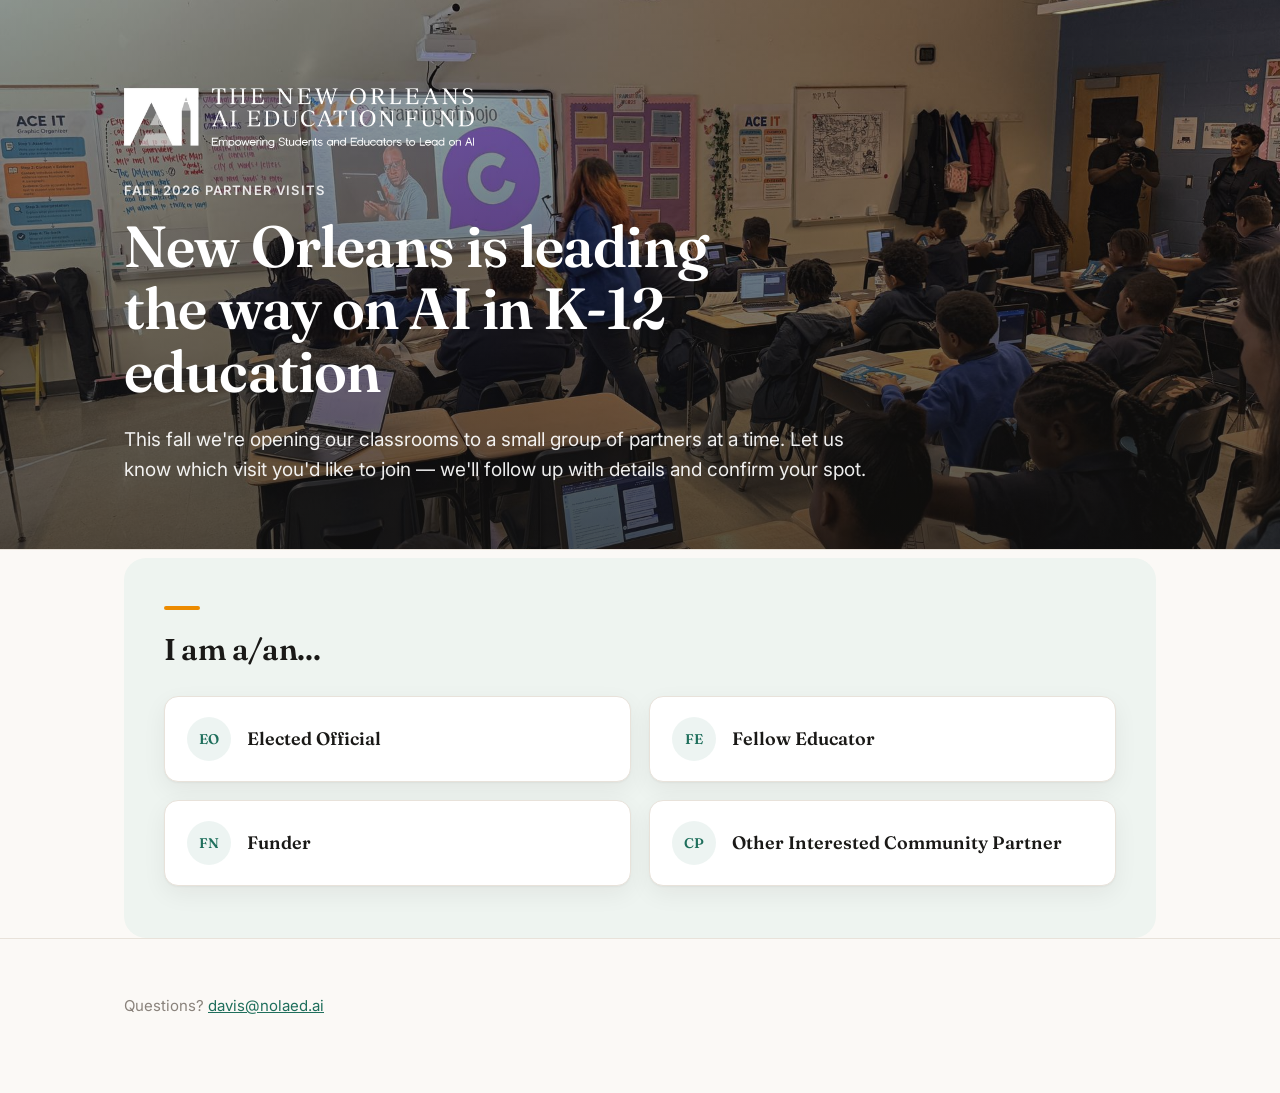
<file: index.html>
<!doctype html>
<html lang="en">
<head>
<meta charset="utf-8">
<meta name="viewport" content="width=device-width, initial-scale=1">
<title>Fall Donor Visits</title>
<meta name="description" content="Tell us who you are, then pick which upcoming visit you'd like to join.">
<link rel="icon" href="data:image/svg+xml,%3Csvg xmlns='http://www.w3.org/2000/svg' viewBox='0 0 32 32'%3E%3Crect width='32' height='32' rx='7' fill='%231f6f5c'/%3E%3Cpath d='M9 16.5l4.5 4.5L23 11.5' stroke='white' stroke-width='3' fill='none' stroke-linecap='round' stroke-linejoin='round'/%3E%3C/svg%3E">
<link rel="preconnect" href="https://fonts.googleapis.com">
<link rel="preconnect" href="https://fonts.gstatic.com" crossorigin>
<link href="https://fonts.googleapis.com/css2?family=Fraunces:opsz,wght@9..144,400;9..144,600&family=Inter:wght@400;500;600&display=swap" rel="stylesheet">
<link rel="stylesheet" href="styles.css">
</head>
<body data-page="home">

<a class="skip" href="#picker">Skip to the options</a>

<header class="hero" id="hero">
  <div class="wrap">
    <img class="logo" id="logo" src="" alt="" hidden>
    <p class="eyebrow" id="eyebrow"></p>
    <h1 id="headline"></h1>
    <p class="intro" id="intro"></p>
  </div>
</header>

<main class="wrap">
  <section id="picker" aria-labelledby="picker-h">
    <h2 id="picker-h" class="section-h"></h2>
    <p class="section-sub" id="picker-sub"></p>
    <div class="roles" id="roles" role="list"></div>
  </section>
</main>

<footer class="foot">
  <div class="wrap">
    <p><span id="closing"></span> <a id="contact" href="#"></a></p>
  </div>
</footer>

<div class="boot-error" id="boot-error" hidden>
  <div>
    <h2>The page couldn't load its content.</h2>
    <p id="boot-msg"></p>
    <p class="boot-hint">This almost always means <code>content.json</code> has a typo. Ask Claude to check it.</p>
  </div>
</div>

<script src="app.js"></script>
</body>
</html>
</file>
<file: styles.css>
/* ---------------------------------------------------------------
   Styling for the donor visits page.
   You normally won't need to touch this file. Colors come from
   --accent, which is set from content.json (site.accentColor).
   --------------------------------------------------------------- */

:root{
  --accent:#1f6f5c;
  --accent-soft:rgba(31,111,92,.08);
  --accent-line:rgba(31,111,92,.22);
  --accent2:#ec8b00;
  --mint:#eef4f0;
  --ink:#1a1917;
  --ink-2:#57534e;
  --ink-3:#8a837c;
  --paper:#fbf9f6;
  --card:#ffffff;
  --line:#e8e2da;
  --radius:14px;
  --shadow:0 1px 2px rgba(26,25,23,.04), 0 8px 24px rgba(26,25,23,.06);
  --shadow-lift:0 2px 4px rgba(26,25,23,.05), 0 16px 40px rgba(26,25,23,.10);
}

*{box-sizing:border-box}
/* Several elements below set display, which would otherwise beat the
   browser's default rule for [hidden]. Keep this. */
[hidden]{display:none !important}
html{-webkit-text-size-adjust:100%}
body{
  margin:0;
  background:var(--paper);
  color:var(--ink);
  font:400 17px/1.6 Inter, system-ui, -apple-system, "Segoe UI", Roboto, sans-serif;
  -webkit-font-smoothing:antialiased;
}
img{max-width:100%;display:block}

.wrap{max-width:1080px;margin:0 auto;padding:0 24px}

.skip{
  position:absolute;left:-9999px;top:0;background:var(--ink);color:#fff;
  padding:10px 16px;border-radius:0 0 8px 0;z-index:50;
}
.skip:focus{left:0}

/* ---------- hero ---------- */
.hero{
  padding:88px 0 64px;
  background:
    radial-gradient(900px 400px at 15% -10%, var(--accent-soft), transparent 70%),
    var(--paper);
  border-bottom:1px solid var(--line);
}
.hero.has-image{
  background-size:cover;
  background-position:center;
  color:#fff;
  position:relative;
}
.hero.has-image::after{
  content:"";position:absolute;inset:0;
  background:linear-gradient(180deg, rgba(20,19,17,.35), rgba(20,19,17,.72));
}
.hero.has-image .wrap{position:relative;z-index:1}
.hero.has-image .eyebrow{color:rgba(255,255,255,.85)}
.hero.has-image .intro{color:rgba(255,255,255,.92)}

.logo{
  height:60px;
  width:auto;
  margin:0 0 32px;
}

.eyebrow{
  margin:0 0 14px;
  font-size:13px;font-weight:600;letter-spacing:.09em;text-transform:uppercase;
  color:var(--accent);
}
h1{
  margin:0;
  font-family:Fraunces, Georgia, "Times New Roman", serif;
  font-weight:600;
  font-size:clamp(34px,5.4vw,58px);
  line-height:1.08;
  letter-spacing:-.015em;
  max-width:16ch;
}
.intro{
  margin:22px 0 0;
  max-width:62ch;
  font-size:19px;
  color:var(--ink-2);
}

/* ---------- sections ---------- */
section{padding:64px 0}
.section-h{
  margin:0 0 4px;
  font-family:Fraunces, Georgia, serif;
  font-weight:600;
  font-size:30px;
  letter-spacing:-.01em;
}
.section-h::before{
  content:"";
  display:block;
  width:36px;height:4px;
  border-radius:2px;
  background:var(--accent2);
  margin-bottom:16px;
}
.section-sub{margin:8px 0 32px;color:var(--ink-2)}

/* ---------- picker ---------- */
#picker{
  background:var(--mint);
  border-radius:22px;
  padding:48px 40px 52px;
  margin:8px 0 0;
}
.roles{
  display:grid;
  grid-template-columns:repeat(2, 1fr);
  gap:18px;
  margin-top:4px;
}
#picker-sub[hidden] + .roles{margin-top:22px}
.role{
  display:flex;
  align-items:center;
  gap:16px;
  text-align:left;
  background:var(--card);
  border:1px solid var(--line);
  border-radius:var(--radius);
  box-shadow:var(--shadow);
  padding:20px 22px;
  cursor:pointer;
  font:inherit;
  color:inherit;
  transition:box-shadow .18s ease, border-color .18s ease, transform .18s ease;
}
.role:hover{box-shadow:var(--shadow-lift);transform:translateY(-2px)}
.role:focus-visible{outline:2px solid var(--accent);outline-offset:2px}
.role-mark{
  flex:none;
  width:44px;height:44px;
  border-radius:50%;
  background:var(--accent-soft);
  color:var(--accent);
  display:flex;align-items:center;justify-content:center;
  font-family:Fraunces, Georgia, serif;
  font-weight:600;font-size:14px;letter-spacing:.02em;
}
.role-label{
  font-family:Fraunces, Georgia, serif;
  font-weight:600;font-size:18px;
}

@media (max-width:640px){
  .roles{grid-template-columns:1fr}
}

/* ---------- visits page header ---------- */
.subhero{padding:56px 0 40px}
.back-link{
  display:inline-block;
  margin-bottom:20px;
  font-size:14px;font-weight:500;
  color:var(--ink-2);
  text-decoration:none;
}
.back-link:hover{color:var(--accent)}
.page-title{
  margin:0 0 10px;
  font-family:Fraunces, Georgia, "Times New Roman", serif;
  font-weight:600;
  font-size:clamp(28px,4.2vw,42px);
  line-height:1.15;
  letter-spacing:-.01em;
}
#tours-section{padding-top:0}

/* ---------- cards ---------- */
.grid{
  display:grid;
  grid-template-columns:repeat(auto-fill, minmax(310px,1fr));
  gap:26px;
}

.tour{
  position:relative;
  display:flex;flex-direction:column;
  background:var(--card);
  border:1px solid var(--line);
  border-radius:var(--radius);
  box-shadow:var(--shadow);
  overflow:hidden;
  transition:box-shadow .18s ease, border-color .18s ease, transform .18s ease;
}
.tour:hover{box-shadow:var(--shadow-lift);transform:translateY(-2px)}
.tour.selected{
  border-color:var(--accent);
  box-shadow:0 0 0 2px var(--accent-line), var(--shadow-lift);
}

.thumb{
  aspect-ratio:16/10;
  background:linear-gradient(135deg, #efe9e1, #e3ddd4);
  position:relative;
  overflow:hidden;
}
.thumb img{width:100%;height:100%;object-fit:cover}
.thumb-empty{
  position:absolute;inset:0;
  display:flex;align-items:center;justify-content:center;
  color:var(--ink-3);font-size:13px;letter-spacing:.04em;text-align:center;padding:16px;
}

.datechip{
  position:absolute;left:14px;top:14px;
  background:rgba(255,255,255,.96);
  backdrop-filter:blur(6px);
  border-radius:9px;
  padding:8px 13px;
  font-size:14px;font-weight:700;letter-spacing:.01em;
  color:var(--ink);
  box-shadow:0 2px 8px rgba(26,25,23,.14);
}

.tour-body{padding:22px 22px 0;flex:1}
.tour h3{
  margin:0 0 10px;
}
.card-date{
  display:block;
  font-family:Fraunces, Georgia, serif;
  font-weight:700;font-size:22px;line-height:1.2;
  color:var(--ink);
  margin-bottom:3px;
}
.card-place{
  display:block;
  font-family:Inter, system-ui, sans-serif;
  font-weight:500;font-size:14.5px;
  color:var(--ink-2);
}
.meta{
  margin:0 0 14px;
  display:flex;flex-wrap:wrap;gap:6px 14px;
  font-size:13.5px;color:var(--ink-3);
}
.meta span{display:inline-flex;align-items:center;gap:6px}
.summary{margin:0 0 16px;font-size:15.5px;color:var(--ink-2)}
.highlights{margin:0 0 16px;padding:0;list-style:none;font-size:14.5px;color:var(--ink-2)}
.highlights li{position:relative;padding-left:20px;margin-bottom:7px}
.highlights li::before{
  content:"";position:absolute;left:4px;top:9px;
  width:5px;height:5px;border-radius:50%;background:var(--accent);
}
.host{margin:0 0 4px;font-size:13.5px;color:var(--ink-3)}
.host strong{color:var(--ink-2);font-weight:500}

.tour-actions{
  padding:18px 22px 22px;
  display:flex;flex-direction:column;gap:12px;
}
.pick{
  appearance:none;
  width:100%;
  padding:12px 16px;
  border:1px solid var(--accent);
  border-radius:9px;
  background:transparent;
  color:var(--accent);
  font:600 15px/1 Inter, system-ui, sans-serif;
  cursor:pointer;
  transition:background .15s ease, color .15s ease;
}
.pick:hover{background:var(--accent-soft)}
.tour.selected .pick{background:var(--accent);color:#fff}

.maybe{
  display:flex;align-items:center;gap:9px;
  font-size:14px;color:var(--ink-2);cursor:pointer;
}
.maybe input{width:16px;height:16px;accent-color:var(--accent);margin:0;cursor:pointer}
.tour.selected .maybe{visibility:hidden}

/* ---------- form ---------- */
.card-form{
  background:var(--card);
  border:1px solid var(--line);
  border-radius:var(--radius);
  box-shadow:var(--shadow);
  padding:36px;
  max-width:720px;
}
.card-form h2{
  margin:0 0 20px;
  font-family:Fraunces, Georgia, serif;
  font-weight:600;font-size:26px;
}

.chosen{
  border:1px dashed var(--line);
  border-radius:10px;
  padding:14px 16px;
  margin-bottom:26px;
  font-size:15px;
  background:var(--paper);
}
.chosen.filled{
  border-style:solid;
  border-color:var(--accent-line);
  background:var(--accent-soft);
}
.chosen-empty{color:var(--ink-3)}
.chosen strong{font-weight:600}
.chosen .also{display:block;margin-top:6px;color:var(--ink-2);font-size:14px}

.row{display:grid;grid-template-columns:1fr 1fr;gap:18px;margin-bottom:18px}
label{display:block;font-size:14px;font-weight:500;color:var(--ink-2)}
label.full{margin-bottom:18px}
.req{color:#b4432e}
input,textarea{
  display:block;width:100%;margin-top:7px;
  padding:11px 13px;
  border:1px solid var(--line);
  border-radius:9px;
  background:#fff;
  font:400 16px/1.4 Inter, system-ui, sans-serif;
  color:var(--ink);
}
input:focus,textarea:focus{
  outline:none;border-color:var(--accent);
  box-shadow:0 0 0 3px var(--accent-soft);
}
textarea{resize:vertical}

button[type=submit]{
  appearance:none;
  padding:14px 28px;
  border:none;border-radius:9px;
  background:var(--accent);color:#fff;
  font:600 16px/1 Inter, system-ui, sans-serif;
  cursor:pointer;
  transition:opacity .15s ease;
}
button[type=submit]:hover{opacity:.9}
button[type=submit]:disabled{opacity:.5;cursor:default}

.err{
  margin:0 0 16px;padding:11px 14px;
  background:#fdf1ee;border:1px solid #f0cfc5;border-radius:9px;
  color:#8f3a25;font-size:14.5px;
}
.fineprint{margin:14px 0 0;font-size:13px;color:var(--ink-3)}

.done{text-align:center;padding:24px 0 8px}
.done-mark{
  width:52px;height:52px;margin:0 auto 18px;
  border-radius:50%;background:var(--accent);color:#fff;
  display:flex;align-items:center;justify-content:center;font-size:26px;
}
.done h3{
  margin:0 0 10px;
  font-family:Fraunces, Georgia, serif;font-weight:600;font-size:24px;
}
.done p{margin:0;color:var(--ink-2)}

/* ---------- footer ---------- */
.foot{
  border-top:1px solid var(--line);
  padding:40px 0 60px;
  color:var(--ink-3);font-size:15px;
}
.foot a{color:var(--accent)}

/* ---------- boot error ---------- */
.boot-error{
  position:fixed;inset:0;z-index:100;
  background:var(--paper);
  display:flex;align-items:center;justify-content:center;
  padding:32px;text-align:center;
}
.boot-error h2{font-family:Fraunces, Georgia, serif;font-weight:600}
.boot-error code{background:#efe9e1;padding:2px 6px;border-radius:5px;font-size:14px}
.boot-hint{color:var(--ink-2)}

@media (max-width:640px){
  .hero{padding:60px 0 44px}
  section{padding:48px 0}
  .row{grid-template-columns:1fr}
  .card-form{padding:24px}
  #picker{padding:36px 22px 40px;border-radius:18px}
}

@media (prefers-reduced-motion:reduce){
  *{transition:none !important}
  .tour:hover{transform:none}
}
</file>
